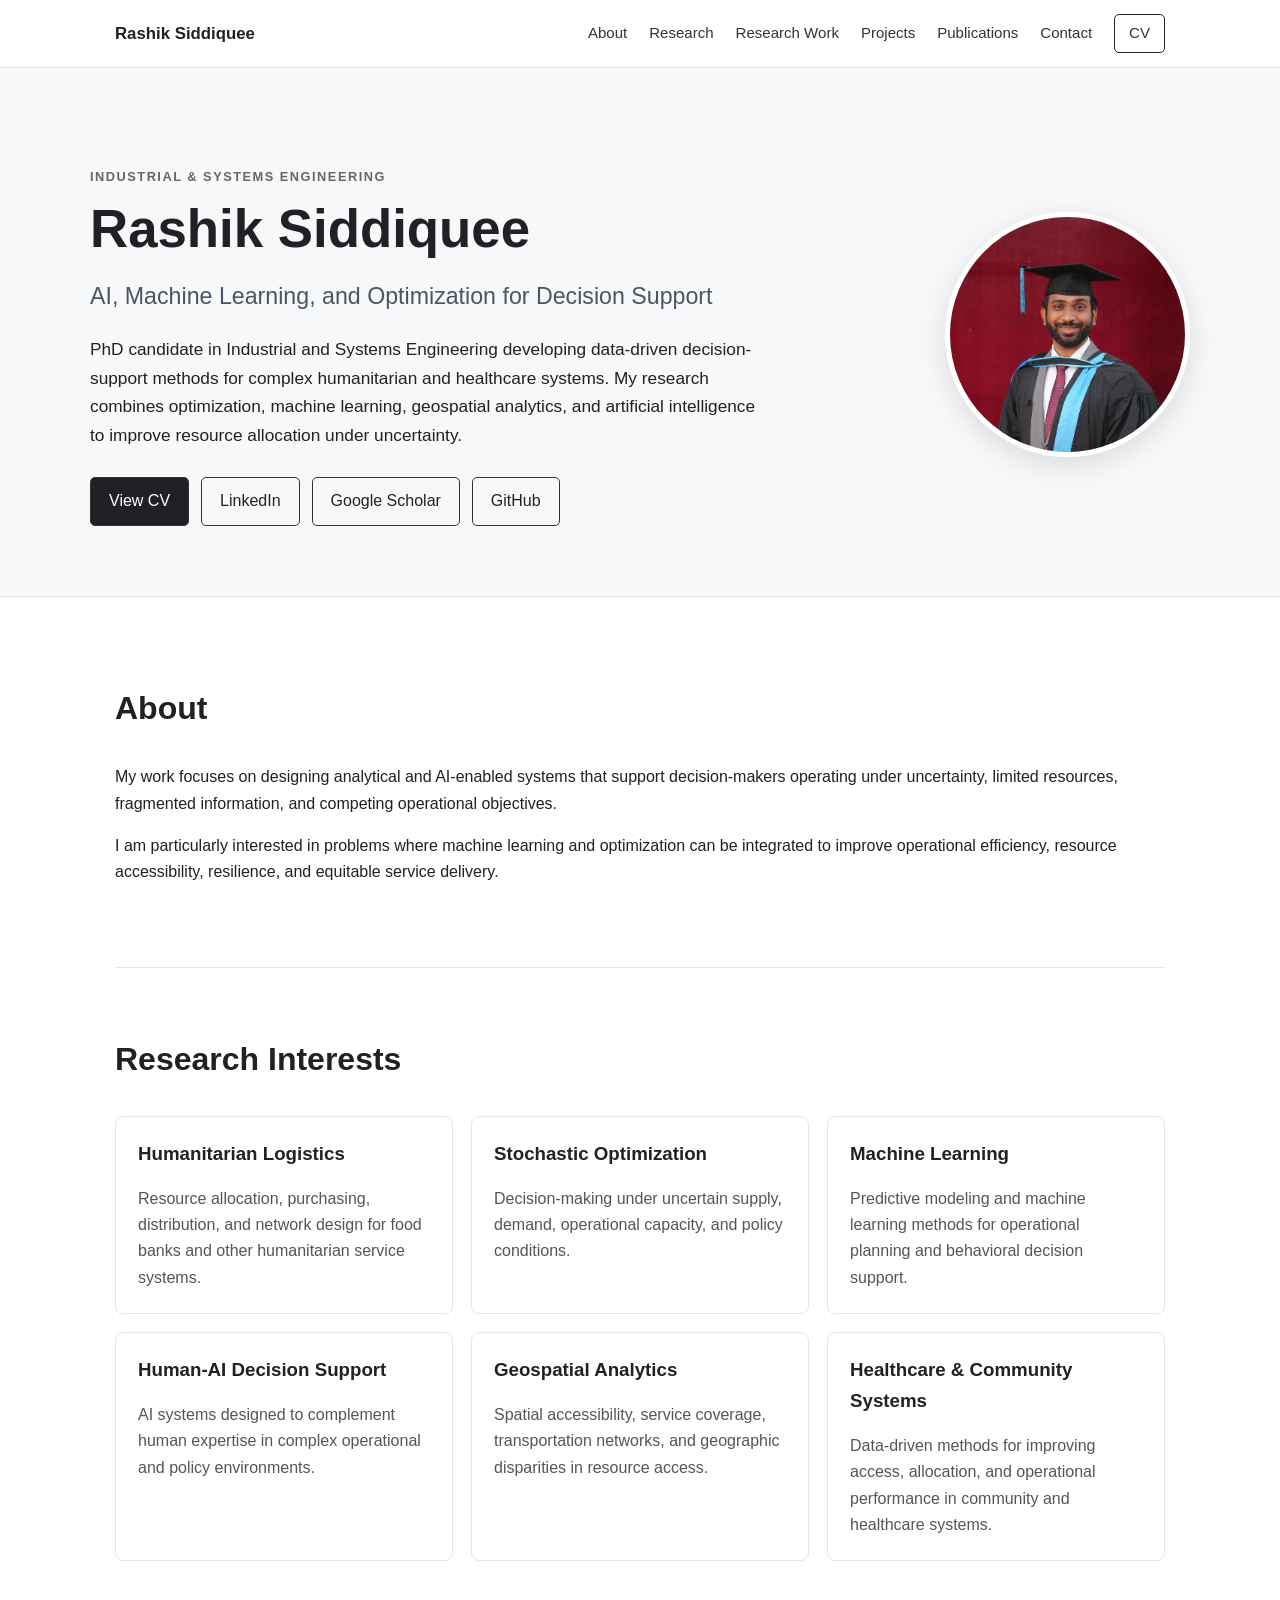
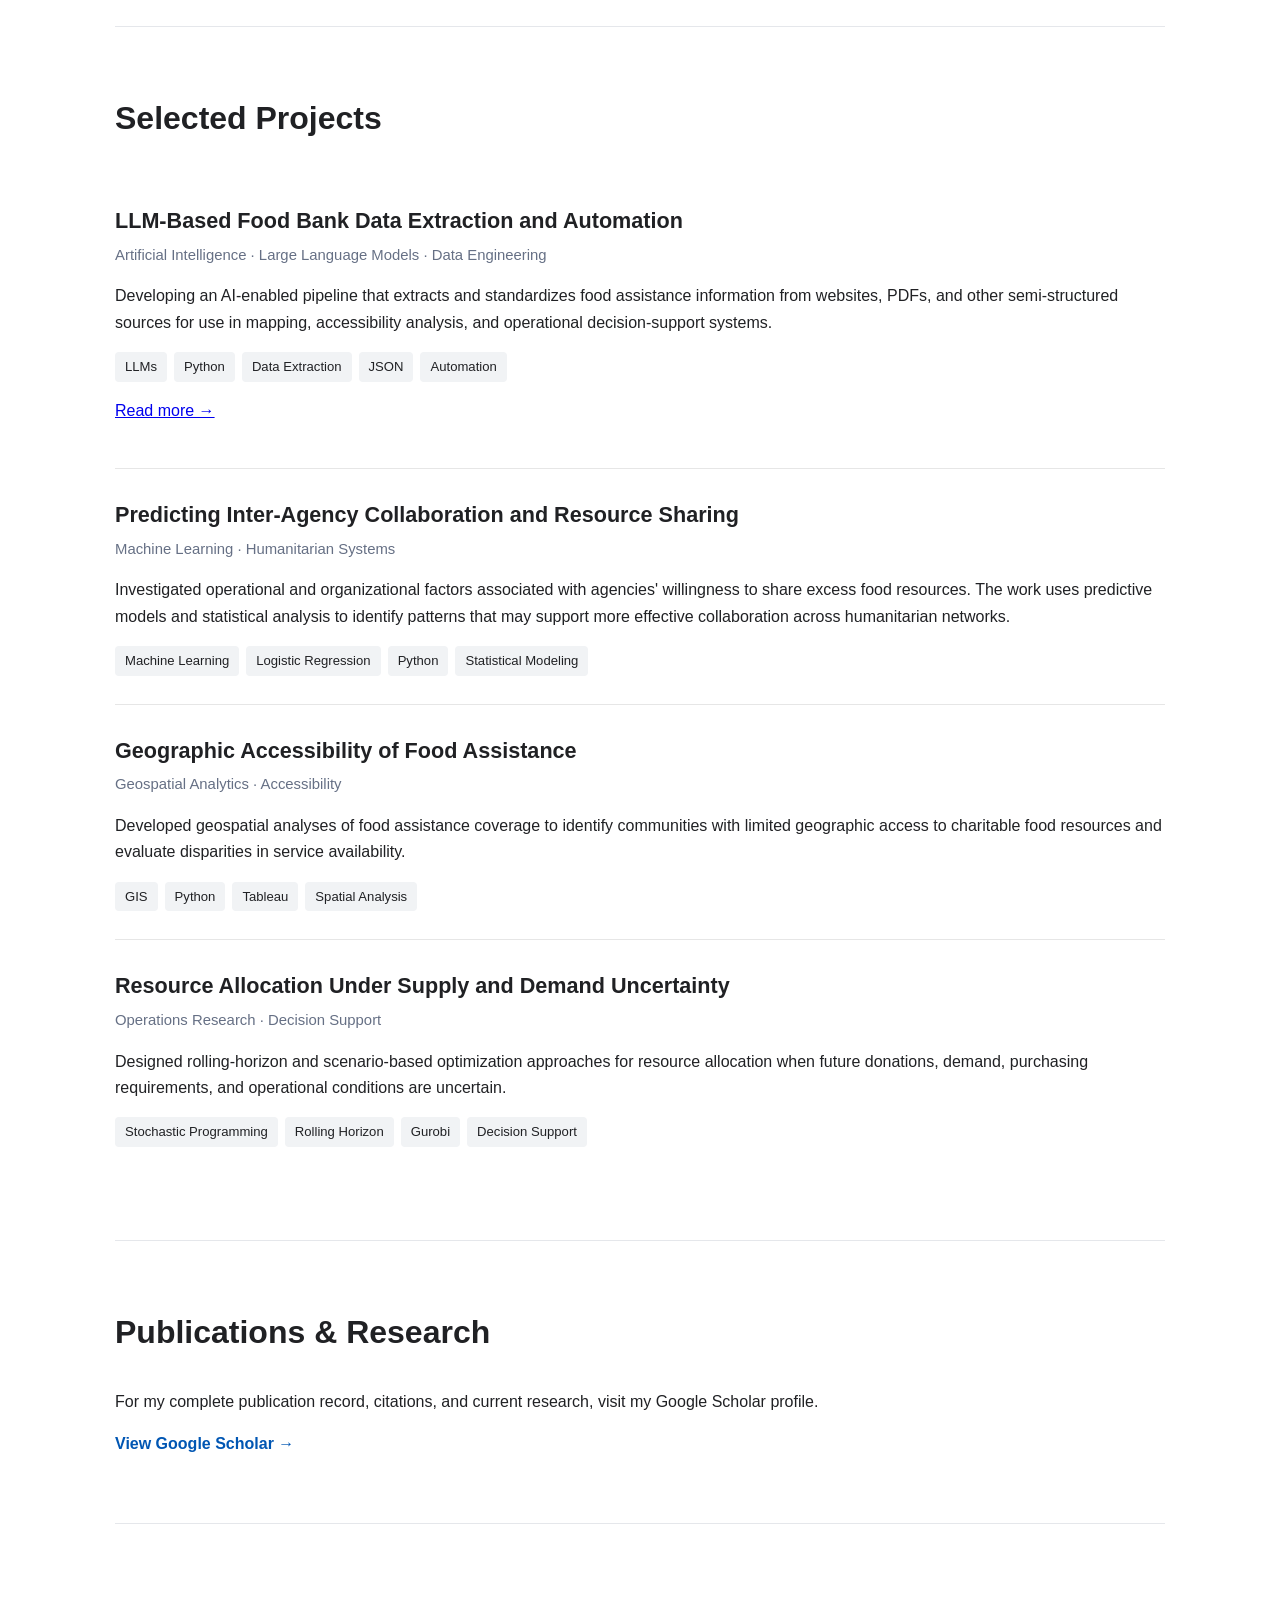
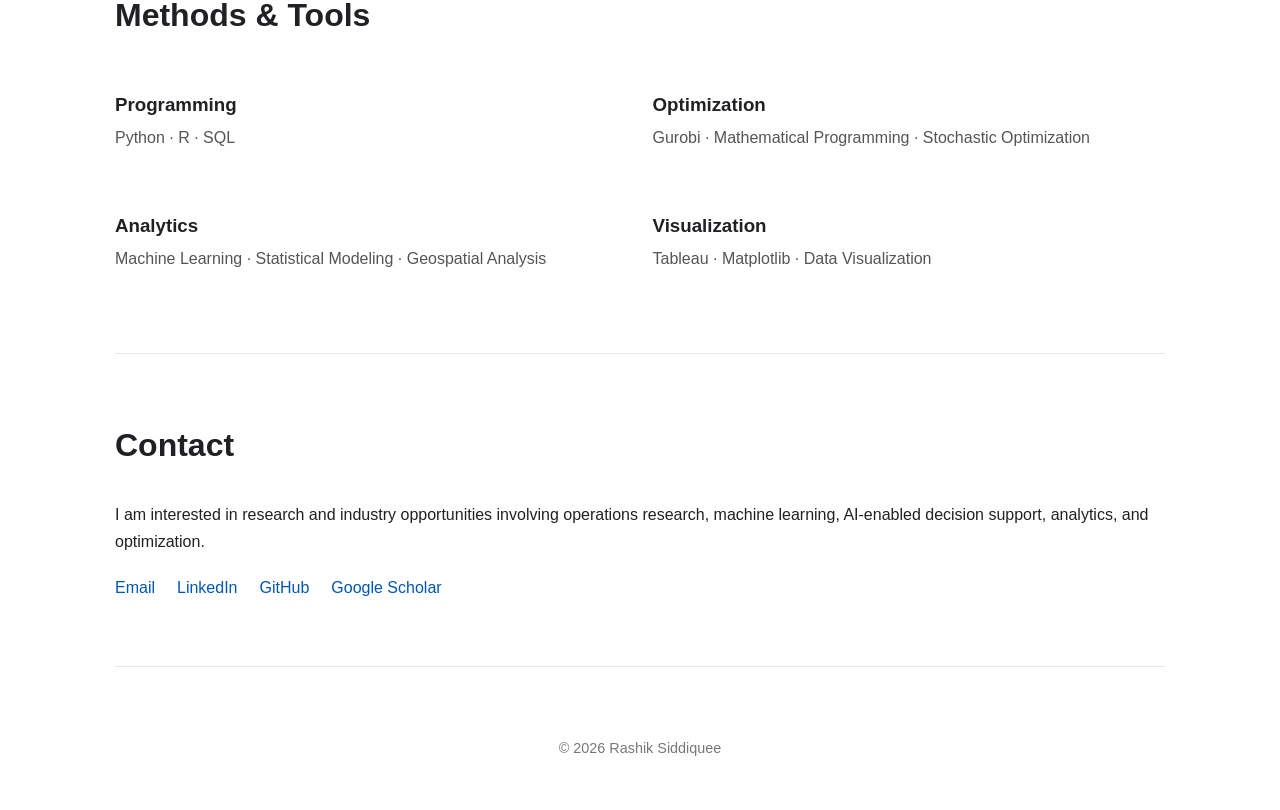
<file: index.html>
<!DOCTYPE html>
<html lang="en">
<head>
  <meta charset="UTF-8">
  <meta name="viewport" content="width=device-width, initial-scale=1.0">

  <title>Rashik Siddiquee | Industrial & Systems Engineering</title>

  <meta
    name="description"
    content="Rashik Siddiquee - PhD candidate in Industrial and Systems Engineering researching AI, machine learning, optimization, humanitarian systems, and healthcare decision support."
  >

  <link rel="stylesheet" href="style.css">
</head>

<body>

  <!-- NAVIGATION -->
  <nav>
    <div class="nav-container">
      <div class="logo">Rashik Siddiquee</div>

      <div class="nav-links">
        <a href="#about">About</a>
        <a href="#research">Research</a>
        <a href="#work">Research Work</a>
        <a href="#projects">Projects</a>
        <a href="#publications">Publications</a>
        <a href="#contact">Contact</a>
        <a class="nav-cv" href="files/Rashik_Siddiquee_CV.pdf" target="_blank">CV</a>
      </div>
    </div>
  </nav>


  <!-- HERO -->
  <header class="hero">
    <div class="hero-content">

      <div class="hero-text">

        <p class="eyebrow">
          Industrial & Systems Engineering
        </p>

        <h1>Rashik Siddiquee</h1>

        <h2>
          AI, Machine Learning, and Optimization for Decision Support
        </h2>

        <p class="hero-description">
          PhD candidate in Industrial and Systems Engineering developing
          data-driven decision-support methods for complex humanitarian and
          healthcare systems. My research combines optimization, machine
          learning, geospatial analytics, and artificial intelligence to
          improve resource allocation under uncertainty.
        </p>

        <div class="hero-buttons">

          <a class="button primary"
             href="files/Rashik_Siddiquee_CV.pdf"
             target="_blank">
             View CV
          </a>
        
          <a class="button"
             href="https://www.linkedin.com/in/rashiksiddiquee/"
             target="_blank">
             LinkedIn
          </a>
        
          <a class="button"
             href="https://scholar.google.com/citations?user=8Aj4uu4AAAAJ&hl=en"
             target="_blank">
             Google Scholar
          </a>
        
          <a class="button"
             href="https://github.com/rashik24"
             target="_blank">
             GitHub
          </a>
        
        </div>

      </div>


      <div class="hero-photo">
        <img src="images/profile.jpg" alt="Rashik Siddiquee">
      </div>

    </div>
  </header>


  <main>


    <!-- ABOUT -->
    <section id="about">
      <h2 class="section-title">About</h2>

      <p>
        My work focuses on designing analytical and AI-enabled systems that
        support decision-makers operating under uncertainty, limited resources,
        fragmented information, and competing operational objectives.
      </p>

      <p>
        I am particularly interested in problems where machine learning and
        optimization can be integrated to improve operational efficiency,
        resource accessibility, resilience, and equitable service delivery.
      </p>
    </section>



    <!-- RESEARCH -->
    <section id="research">
      <h2 class="section-title">Research Interests</h2>

      <div class="card-grid">

        <div class="card">
          <h3>Humanitarian Logistics</h3>
          <p>
            Resource allocation, purchasing, distribution, and network design
            for food banks and other humanitarian service systems.
          </p>
        </div>

        <div class="card">
          <h3>Stochastic Optimization</h3>
          <p>
            Decision-making under uncertain supply, demand, operational
            capacity, and policy conditions.
          </p>
        </div>

        <div class="card">
          <h3>Machine Learning</h3>
          <p>
            Predictive modeling and machine learning methods for operational
            planning and behavioral decision support.
          </p>
        </div>

        <div class="card">
          <h3>Human-AI Decision Support</h3>
          <p>
            AI systems designed to complement human expertise in complex
            operational and policy environments.
          </p>
        </div>

        <div class="card">
          <h3>Geospatial Analytics</h3>
          <p>
            Spatial accessibility, service coverage, transportation networks,
            and geographic disparities in resource access.
          </p>
        </div>

        <div class="card">
          <h3>Healthcare & Community Systems</h3>
          <p>
            Data-driven methods for improving access, allocation, and
            operational performance in community and healthcare systems.
          </p>
        </div>

      </div>
    </section>



    <!-- PROJECTS -->
    <section id="projects">
      <h2 class="section-title">Selected Projects</h2>


      <article class="project">

        <div class="project-header">
          <div>
            <h3>LLM-Based Food Bank Data Extraction and Automation</h3>
      
            <p class="project-type">
              Artificial Intelligence · Large Language Models · Data Engineering
            </p>
          </div>
        </div>
      
        <p>
          Developing an AI-enabled pipeline that extracts and standardizes food
          assistance information from websites, PDFs, and other semi-structured
          sources for use in mapping, accessibility analysis, and operational
          decision-support systems.
        </p>
      
        <div class="tags">
          <span>LLMs</span>
          <span>Python</span>
          <span>Data Extraction</span>
          <span>JSON</span>
          <span>Automation</span>
        </div>
      
        <p class="project-link">
          <a href="research/llm-foodbank-data-extraction.html">
            Read more →
          </a>
        </p>
      
      </article>


      <article class="project">

        <div class="project-header">
          <div>
            <h3>Predicting Inter-Agency Collaboration and Resource Sharing</h3>
            <p class="project-type">
              Machine Learning · Humanitarian Systems
            </p>
          </div>
        </div>

        <p>
          Investigated operational and organizational factors associated with
          agencies' willingness to share excess food resources. The work uses
          predictive models and statistical analysis to identify patterns that
          may support more effective collaboration across humanitarian networks.
        </p>

        <div class="tags">
          <span>Machine Learning</span>
          <span>Logistic Regression</span>
          <span>Python</span>
          <span>Statistical Modeling</span>
        </div>

      </article>


      <article class="project">

        <div class="project-header">
          <div>
            <h3>Geographic Accessibility of Food Assistance</h3>
            <p class="project-type">
              Geospatial Analytics · Accessibility
            </p>
          </div>
        </div>

        <p>
          Developed geospatial analyses of food assistance coverage to identify
          communities with limited geographic access to charitable food
          resources and evaluate disparities in service availability.
        </p>

        <div class="tags">
          <span>GIS</span>
          <span>Python</span>
          <span>Tableau</span>
          <span>Spatial Analysis</span>
        </div>

      </article>


      <article class="project">

        <div class="project-header">
          <div>
            <h3>Resource Allocation Under Supply and Demand Uncertainty</h3>
            <p class="project-type">
              Operations Research · Decision Support
            </p>
          </div>
        </div>

        <p>
          Designed rolling-horizon and scenario-based optimization approaches
          for resource allocation when future donations, demand, purchasing
          requirements, and operational conditions are uncertain.
        </p>

        <div class="tags">
          <span>Stochastic Programming</span>
          <span>Rolling Horizon</span>
          <span>Gurobi</span>
          <span>Decision Support</span>
        </div>

      </article>

    </section>



    <!-- PUBLICATIONS -->
    <section id="publications">
      <h2 class="section-title">Publications & Research</h2>

      <p>
        For my complete publication record, citations, and current research,
        visit my Google Scholar profile.
      </p>

      <a class="text-link"
         href="https://scholar.google.com/citations?user=8Aj4uu4AAAAJ&hl=en"
         target="_blank">
         View Google Scholar →
      </a>

    </section>



    <!-- SKILLS -->
    <section id="skills">
      <h2 class="section-title">Methods & Tools</h2>

      <div class="skills">

        <div>
          <h3>Programming</h3>
          <p>Python · R · SQL</p>
        </div>

        <div>
          <h3>Optimization</h3>
          <p>Gurobi · Mathematical Programming · Stochastic Optimization</p>
        </div>

        <div>
          <h3>Analytics</h3>
          <p>Machine Learning · Statistical Modeling · Geospatial Analysis</p>
        </div>

        <div>
          <h3>Visualization</h3>
          <p>Tableau · Matplotlib · Data Visualization</p>
        </div>

      </div>
    </section>



    <!-- CONTACT -->
    <section id="contact">
      <h2 class="section-title">Contact</h2>

      <p>
        I am interested in research and industry opportunities involving
        operations research, machine learning, AI-enabled decision support,
        analytics, and optimization.
      </p>

      <div class="contact-links">

        <a href="mailto:rsiddiq2@ncsu.edu">
          Email
        </a>

        <a href="https://www.linkedin.com/in/rashiksiddiquee/"
           target="_blank">
          LinkedIn
        </a>

        <a href="https://github.com/rashik24"
           target="_blank">
          GitHub
        </a>

        <a href="https://scholar.google.com/citations?user=8Aj4uu4AAAAJ&hl=en"
           target="_blank">
          Google Scholar
        </a>

      </div>

    </section>

  </main>



  <footer>
    <p>© 2026 Rashik Siddiquee</p>
  </footer>

</body>
</html>
</file>
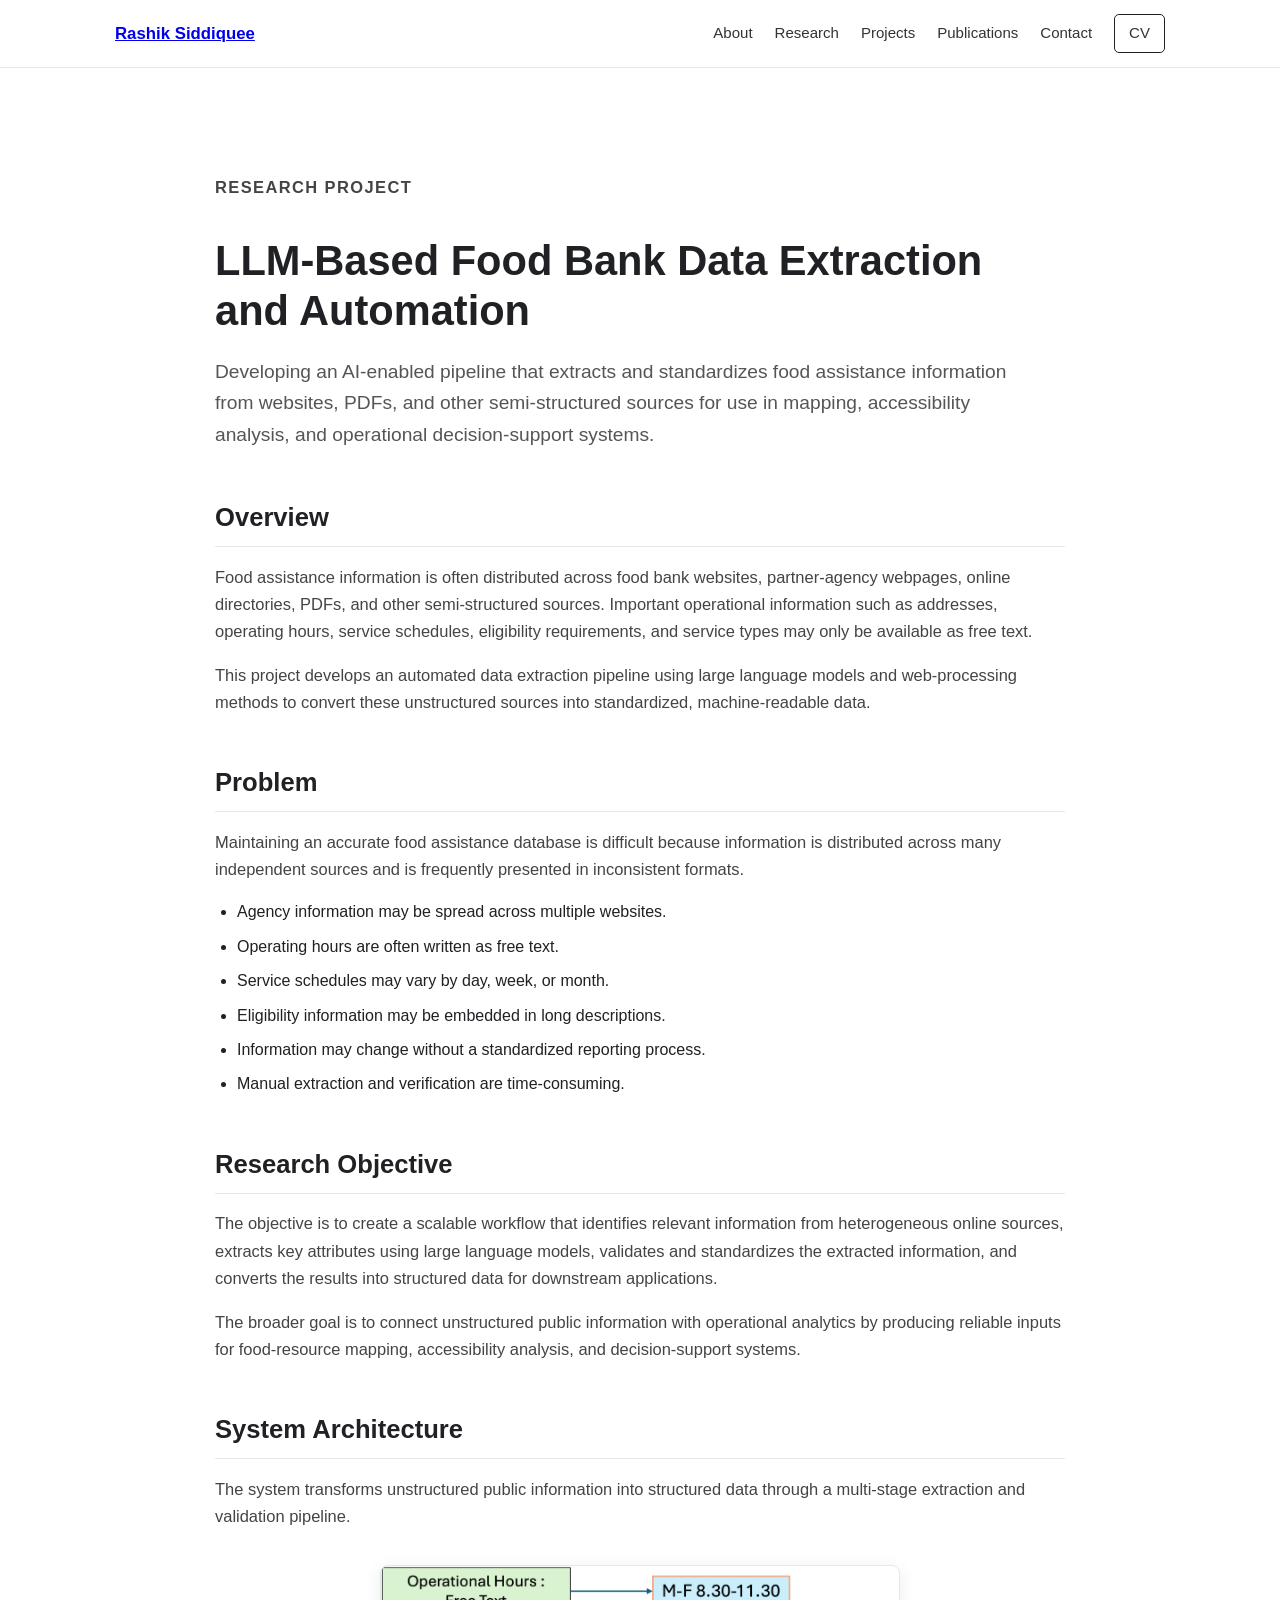
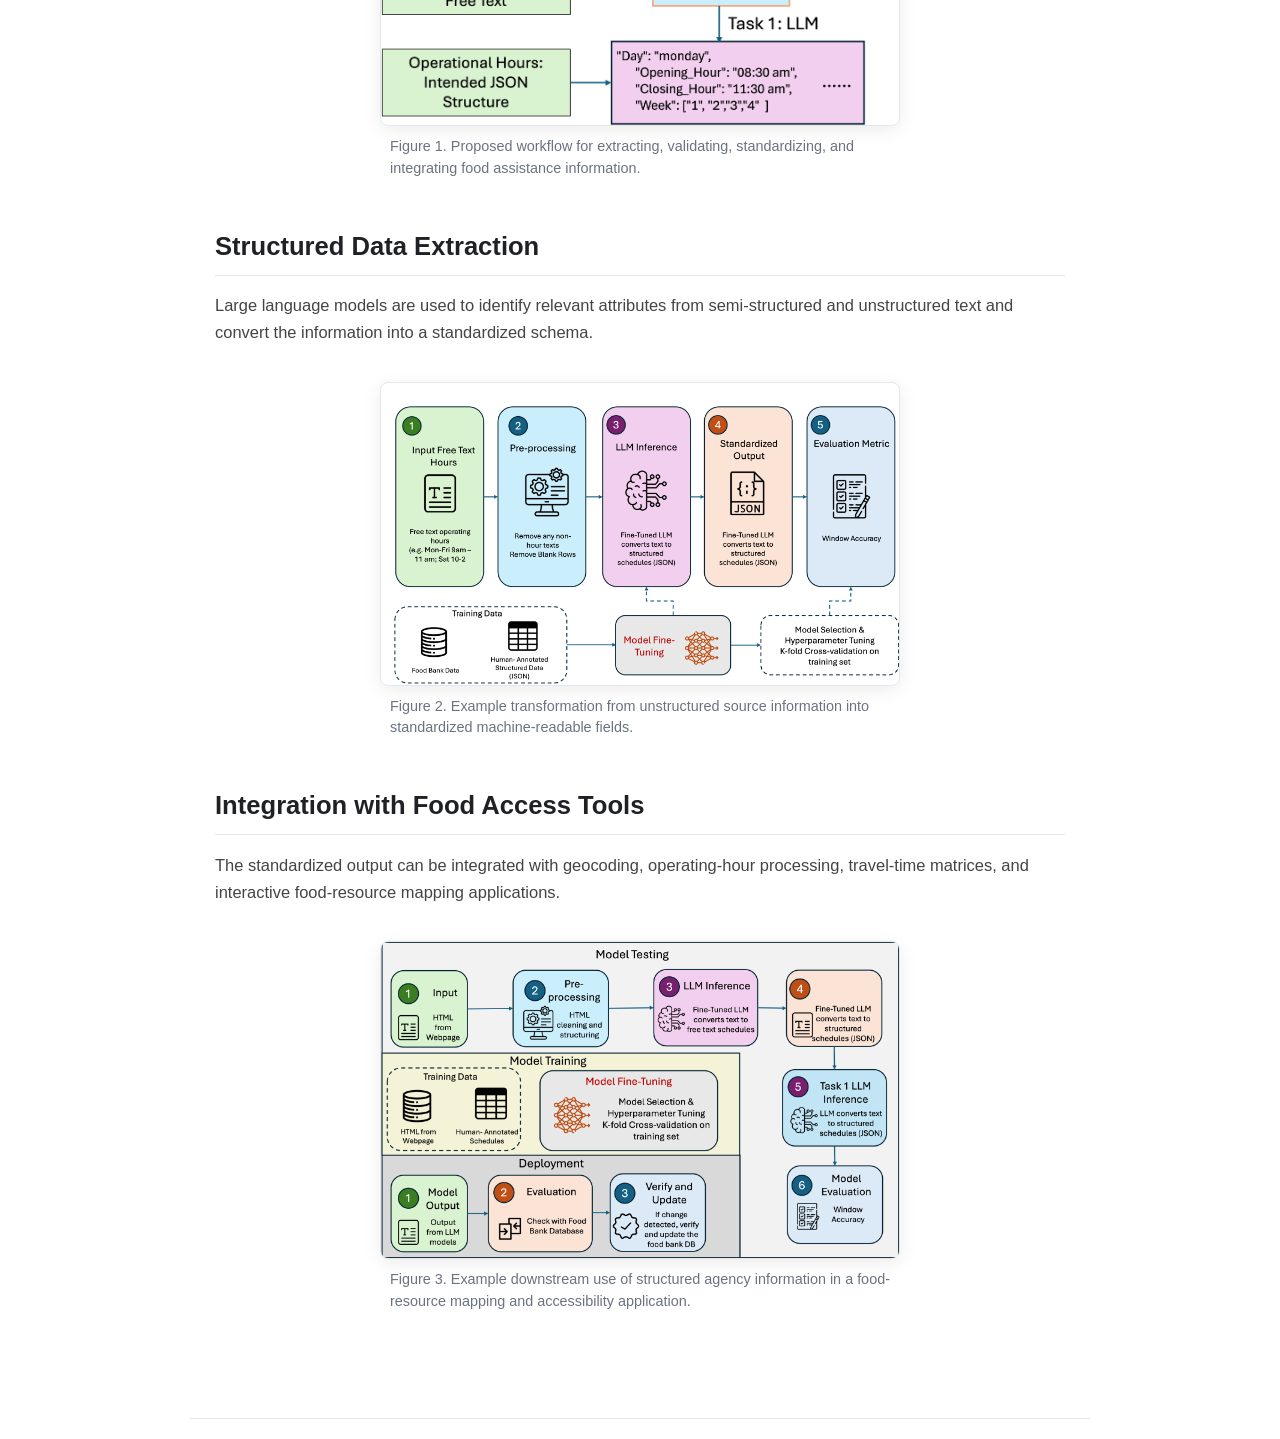
<file: research/llm-foodbank-data-extraction.html>
<!DOCTYPE html>
<html lang="en">
<head>
  <meta charset="UTF-8">
  <meta name="viewport" content="width=device-width, initial-scale=1.0">
  <title>LLM-Based Food Bank Data Extraction</title>
  <link rel="stylesheet" href="../style.css">
</head>

<body>
<nav>
  <div class="nav-container">

    <div class="logo">
      <a href="../index.html">Rashik Siddiquee</a>
    </div>

    <div class="nav-links">
      <a href="../index.html#about">About</a>
      <a href="../index.html#research">Research</a>
      <a href="../index.html#projects">Projects</a>
      <a href="../index.html#publications">Publications</a>
      <a href="../index.html#contact">Contact</a>

      <a
        class="nav-cv"
        href="../CV/Resume_Rashik.pdf"
        target="_blank">
        CV
      </a>
    </div>

  </div>
</nav>
  <main>

    <section class="research-page">
  
      <p class="section-label">Research Project</p>
  
      <h1>LLM-Based Food Bank Data Extraction and Automation</h1>
  
      <p class="lead">
        Developing an AI-enabled pipeline that extracts and standardizes food
        assistance information from websites, PDFs, and other semi-structured
        sources for use in mapping, accessibility analysis, and operational
        decision-support systems.
      </p>
  
  
      <h2>Overview</h2>
  
      <p>
        Food assistance information is often distributed across food bank
        websites, partner-agency webpages, online directories, PDFs, and other
        semi-structured sources. Important operational information such as
        addresses, operating hours, service schedules, eligibility requirements,
        and service types may only be available as free text.
      </p>
  
      <p>
        This project develops an automated data extraction pipeline using large
        language models and web-processing methods to convert these unstructured
        sources into standardized, machine-readable data.
      </p>
  
  
      <h2>Problem</h2>
  
      <p>
        Maintaining an accurate food assistance database is difficult because
        information is distributed across many independent sources and is
        frequently presented in inconsistent formats.
      </p>
  
      <ul>
        <li>Agency information may be spread across multiple websites.</li>
        <li>Operating hours are often written as free text.</li>
        <li>Service schedules may vary by day, week, or month.</li>
        <li>Eligibility information may be embedded in long descriptions.</li>
        <li>Information may change without a standardized reporting process.</li>
        <li>Manual extraction and verification are time-consuming.</li>
      </ul>
  
  
      <h2>Research Objective</h2>
  
      <p>
        The objective is to create a scalable workflow that identifies relevant
        information from heterogeneous online sources, extracts key attributes
        using large language models, validates and standardizes the extracted
        information, and converts the results into structured data for downstream
        applications.
      </p>
  
      <p>
        The broader goal is to connect unstructured public information with
        operational analytics by producing reliable inputs for food-resource
        mapping, accessibility analysis, and decision-support systems.
      </p>
      <h2>System Architecture</h2>

      <p>
        The system transforms unstructured public information into structured data
        through a multi-stage extraction and validation pipeline.
      </p>
      
      <figure class="research-figure">
        <img
          src="../research/Fig1_Task_1_Example.png"
          alt="LLM-based food bank data extraction pipeline">
          
        <figcaption>
          Figure 1. Proposed workflow for extracting, validating, standardizing,
          and integrating food assistance information.
        </figcaption>
      </figure>

      <h2>Structured Data Extraction</h2>

      <p>
        Large language models are used to identify relevant attributes from
        semi-structured and unstructured text and convert the information into
        a standardized schema.
      </p>
      
      <figure class="research-figure">
        <img
          src="../research/Fig_2_Task_1_Workflow.png"
          alt="Example of unstructured food pantry information converted to structured data">
      
        <figcaption>
          Figure 2. Example transformation from unstructured source information
          into standardized machine-readable fields.
        </figcaption>
      </figure>

      <h2>Integration with Food Access Tools</h2>

      <p>
        The standardized output can be integrated with geocoding, operating-hour
        processing, travel-time matrices, and interactive food-resource mapping
        applications.
      </p>
      
      <figure class="research-figure large">
        <img
          src="../research/Fig_3_Task_2_Workflow.png"
          alt="Food assistance mapping application">
      
        <figcaption>
          Figure 3. Example downstream use of structured agency information in a
          food-resource mapping and accessibility application.
        </figcaption>
      </figure>
    </section>
  
  </main>
</body>
</html>
</file>
<file: style.css>
* {
  box-sizing: border-box;
}

html {
  scroll-behavior: smooth;
}

body {
  margin: 0;
  font-family: -apple-system, BlinkMacSystemFont, "Segoe UI", Roboto,
               Helvetica, Arial, sans-serif;
  color: #202124;
  background: #ffffff;
  line-height: 1.65;
}


/* NAVIGATION */

nav {
  background: rgba(255, 255, 255, 0.96);
  border-bottom: 1px solid #e5e7eb;
  position: sticky;
  top: 0;
  z-index: 100;
}

.nav-container {
  max-width: 1100px;
  margin: auto;
  padding: 14px 25px;

  display: flex;
  justify-content: space-between;
  align-items: center;
}

.logo {
  font-weight: 700;
  font-size: 1.05rem;
}

.nav-links {
  display: flex;
  gap: 22px;
  align-items: center;
}

.nav-links a {
  text-decoration: none;
  color: #333;
  font-size: 0.94rem;
}

.nav-links a:hover {
  color: #0056b3;
}

.nav-cv {
  border: 1px solid #222;
  padding: 6px 14px;
  border-radius: 5px;
}


/* HERO */

.hero {
  padding: 85px 25px 70px;
  background: #f7f8fa;
  border-bottom: 1px solid #e5e7eb;
}

.hero-content {
  max-width: 1100px;
  margin: auto;

  display: flex;
  align-items: center;
  justify-content: space-between;
  gap: 70px;
}

.hero-text {
  max-width: 700px;
}

.eyebrow {
  text-transform: uppercase;
  letter-spacing: 1.5px;
  font-size: 0.8rem;
  font-weight: 600;
  color: #666;
}

.hero h1 {
  font-size: 3.3rem;
  margin: 5px 0 5px;
  line-height: 1.1;
}

.hero h2 {
  font-size: 1.45rem;
  font-weight: 500;
  color: #4b5563;
  margin-bottom: 20px;
}

.hero-description {
  font-size: 1.08rem;
  max-width: 680px;
}

.hero-photo img {
  width: 245px;
  height: 245px;
  object-fit: cover;
  border-radius: 50%;
  border: 5px solid white;
  box-shadow: 0 8px 30px rgba(0,0,0,0.12);
}


/* BUTTONS */

.hero-buttons {
  margin-top: 28px;
  display: flex;
  flex-wrap: wrap;
  gap: 12px;
}

.button {
  display: inline-block;
  padding: 10px 18px;
  border: 1px solid #333;
  border-radius: 5px;

  color: #222;
  text-decoration: none;
  font-weight: 500;
}

.button:hover {
  background: #eeeeee;
}

.button.primary {
  background: #202124;
  color: white;
}

.button.primary:hover {
  background: #404247;
}


/* MAIN */

main {
  max-width: 1100px;
  margin: auto;
  padding: 20px 25px;
}

section {
  padding: 65px 0;
  border-bottom: 1px solid #e5e7eb;
}

.section-title {
  font-size: 2rem;
  margin-top: 0;
  margin-bottom: 30px;
}


/* RESEARCH CARDS */

.card-grid {
  display: grid;
  grid-template-columns: repeat(3, 1fr);
  gap: 18px;
}

.card {
  border: 1px solid #e2e5e9;
  border-radius: 8px;
  padding: 22px;
  background: #fff;
}

.card h3 {
  margin-top: 0;
  margin-bottom: 10px;
}

.card p {
  margin-bottom: 0;
  color: #555;
}


/* PROJECTS */

.project {
  padding: 28px 0;
  border-bottom: 1px solid #e6e6e6;
}

.project:last-child {
  border-bottom: none;
}

.project h3 {
  font-size: 1.35rem;
  margin: 0;
}

.project-type {
  color: #667085;
  font-size: 0.93rem;
  margin-top: 4px;
}

.tags {
  display: flex;
  flex-wrap: wrap;
  gap: 7px;
  margin-top: 15px;
}

.tags span {
  background: #f1f3f5;
  padding: 4px 10px;
  border-radius: 4px;
  font-size: 0.82rem;
}


/* SKILLS */

.skills {
  display: grid;
  grid-template-columns: repeat(2, 1fr);
  gap: 25px;
}

.skills h3 {
  margin-bottom: 4px;
}

.skills p {
  margin-top: 0;
  color: #555;
}


/* LINKS */

.text-link {
  font-weight: 600;
  color: #0056b3;
  text-decoration: none;
}

.contact-links {
  display: flex;
  gap: 22px;
  flex-wrap: wrap;
  margin-top: 20px;
}

.contact-links a {
  color: #0056b3;
  text-decoration: none;
  font-weight: 500;
}


/* FOOTER */

footer {
  text-align: center;
  padding: 35px 20px;
  color: #777;
  font-size: 0.9rem;
}


/* MOBILE */

@media (max-width: 800px) {

  .nav-links {
    display: none;
  }

  .hero {
    padding-top: 55px;
  }

  .hero-content {
    flex-direction: column-reverse;
    align-items: flex-start;
    gap: 35px;
  }

  .hero h1 {
    font-size: 2.5rem;
  }

  .hero-photo img {
    width: 180px;
    height: 180px;
  }

  .card-grid {
    grid-template-columns: 1fr;
  }

  .skills {
    grid-template-columns: 1fr;
  }
}
/* RESEARCH DETAIL PAGE */

.research-page {
  max-width: 900px;
  margin: 0 auto;
  padding: 70px 25px;
}

.research-page h1 {
  font-size: 2.6rem;
  line-height: 1.2;
  margin-bottom: 20px;
}

.research-page h2 {
  margin-top: 45px;
  margin-bottom: 15px;
  font-size: 1.6rem;
  border-bottom: 1px solid #e5e7eb;
  padding-bottom: 8px;
}

.research-page p {
  color: #444;
  font-size: 1.03rem;
}

.research-page ul {
  padding-left: 22px;
}

.research-page li {
  margin-bottom: 8px;
}

.lead {
  font-size: 1.2rem !important;
  color: #555 !important;
  max-width: 800px;
  margin-bottom: 35px;
}

.section-label {
  text-transform: uppercase;
  letter-spacing: 1.4px;
  font-size: 0.78rem;
  font-weight: 700;
  color: #777;
  margin-bottom: 8px;
}

.research-page a {
  color: #0056b3;
  text-decoration: none;
}

.research-page a:hover {
  text-decoration: underline;
}


/* MOBILE */

@media (max-width: 700px) {

  .research-page {
    padding: 45px 20px;
  }

  .research-page h1 {
    font-size: 2rem;
  }

  .research-page h2 {
    font-size: 1.35rem;
  }

  .lead {
    font-size: 1.05rem !important;
  }

}
/* RESEARCH FIGURES */

.research-figure {
  margin: 35px auto;
  text-align: center;
}

.research-figure img {
  display: block;
  width: 100%;
  max-width: 520px;
  height: auto;
  margin: 0 auto;
  border-radius: 8px;
  border: 1px solid #e5e7eb;
  box-shadow: 0 4px 18px rgba(0, 0, 0, 0.08);
}


.research-figure figcaption {
  max-width: 500px;
  margin: 10px auto 0;
  font-size: 0.9rem;
  line-height: 1.5;
  color: #6b7280;
  text-align: left;
}

@media (max-width: 700px) {
  .research-figure {
    margin: 28px auto;
  }

  .research-figure figcaption {
    font-size: 0.85rem;
  }
}
</file>
